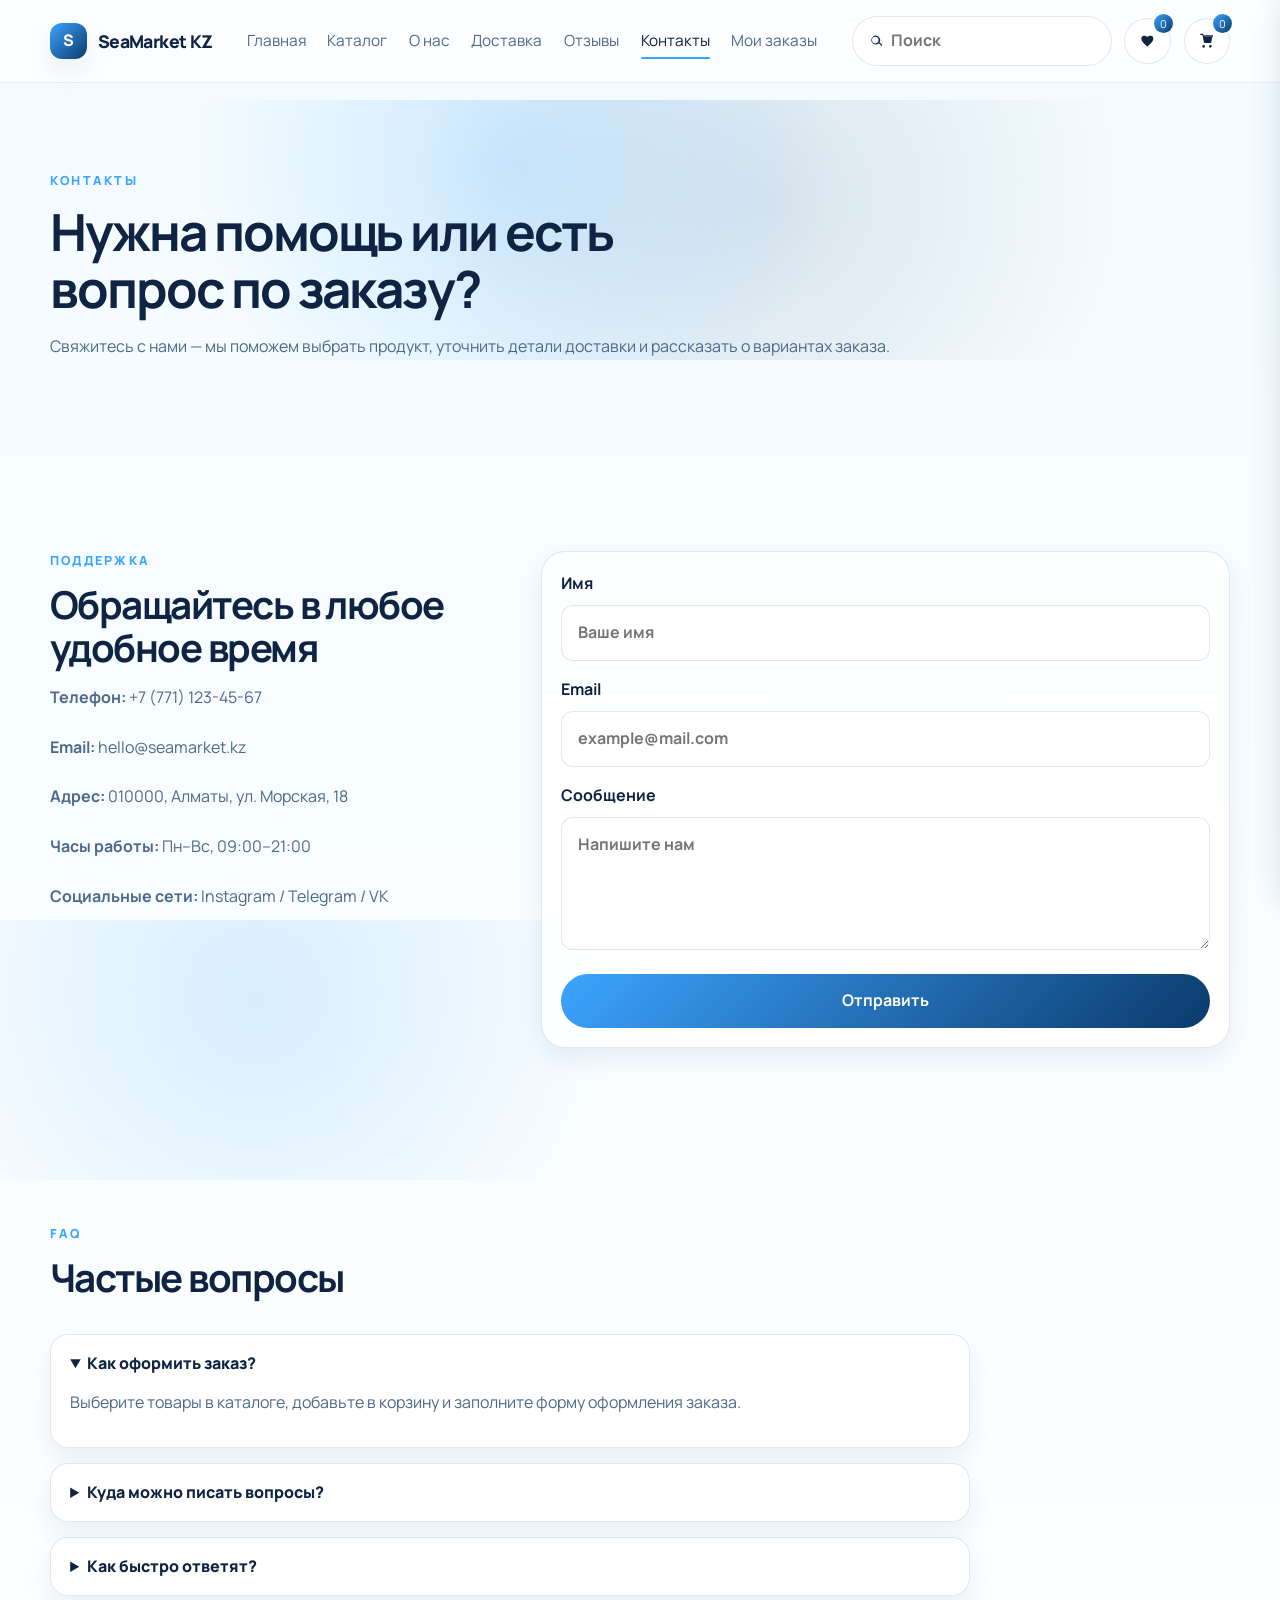
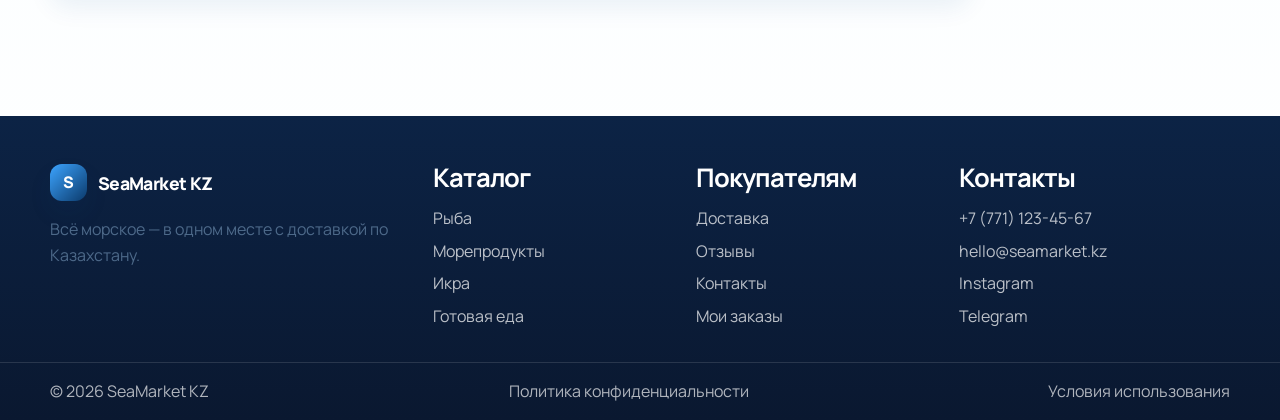
<file: contacts.html>
<!DOCTYPE html>
<html lang="ru">
  <head>
    <meta charset="UTF-8" />
    <meta name="viewport" content="width=device-width, initial-scale=1.0" />
    <meta name="description" content="Контакты SeaMarket KZ — связь с сервисом, поддержка, доставка и обратная связь." />
    <title>Контакты — SeaMarket KZ</title>
    <link rel="preconnect" href="https://fonts.googleapis.com" />
    <link rel="preconnect" href="https://fonts.gstatic.com" crossorigin />
    <link href="https://fonts.googleapis.com/css2?family=Manrope:wght@400;500;600;700;800&display=swap" rel="stylesheet" />
    <link rel="stylesheet" href="style.css" />
    <script src="script.js" defer></script>
  </head>
  <body>
    <div class="page-shell">
      <header class="site-header">
        <div class="container header-inner">
          <a href="index.html" class="brand" aria-label="SeaMarket KZ">
            <span class="brand-mark">S</span>
            <span class="brand-text">SeaMarket KZ</span>
          </a>
          <nav class="main-nav" aria-label="Основная навигация">
            <a href="index.html">Главная</a>
            <a href="catalog.html">Каталог</a>
            <a href="about.html">О нас</a>
            <a href="delivery.html">Доставка</a>
            <a href="reviews.html">Отзывы</a>
            <a href="contacts.html" class="active">Контакты</a>
            <a href="orders.html">Мои заказы</a>
          </nav>
          <div class="header-actions">
            <label class="header-search" aria-label="Поиск товара">
              <svg viewBox="0 0 24 24" aria-hidden="true"><path d="M10.5 3a7.5 7.5 0 015.9 12.8l4.4 4.4 1.4-1.4-4.4-4.4A7.5 7.5 0 1110.5 3zm0 2a5.5 5.5 0 100 11 5.5 5.5 0 000-11z"/></svg>
              <input id="headerSearchInput" type="search" placeholder="Поиск" aria-label="Поиск товаров" />
            </label>
            <button class="icon-btn" id="favoritesButton" type="button" aria-label="Избранное">
              <svg viewBox="0 0 24 24" aria-hidden="true"><path d="M12 21.35 10.55 20C5.4 15.36 2 12.28 2 8.5A4.5 4.5 0 016.5 4c1.74 0 3.41.81 4.5 2.09A6.12 6.12 0 0115.5 4 4.5 4.5 0 0120 8.5c0 3.78-3.4 6.86-8.55 11.5L12 21.35Z"/></svg>
              <span class="badge" id="favoritesCount">0</span>
            </button>
            <button class="icon-btn cart-btn" id="cartButton" type="button" aria-label="Корзина">
              <svg viewBox="0 0 24 24" aria-hidden="true"><path d="M7 18a2 2 0 110 4 2 2 0 010-4zm10 0a2 2 0 110 4 2 2 0 010-4zM6.2 6h13.7l-1.4 7.2A2 2 0 0116.5 15H9.2a2 2 0 01-1.9-1.5L5.2 3H2V1h4.3l.5 2.5H21v2H7.2l.7 3.4H18v2H8.6L6.2 6z"/></svg>
              <span class="badge" id="cartCount">0</span>
            </button>
            <button class="mobile-menu-toggle" type="button" aria-label="Открыть меню" aria-expanded="false">
              <span></span>
              <span></span>
              <span></span>
            </button>
          </div>
        </div>
      </header>

      <aside class="mobile-menu" id="mobileMenu" aria-label="Мобильное меню">
        <div class="mobile-menu-header">
          <span>SeaMarket KZ</span>
          <button class="close-menu" type="button" aria-label="Закрыть меню">×</button>
        </div>
        <nav>
          <a href="index.html">Главная</a>
          <a href="catalog.html">Каталог</a>
          <a href="about.html">О нас</a>
          <a href="delivery.html">Доставка</a>
          <a href="reviews.html">Отзывы</a>
          <a href="contacts.html" class="active">Контакты</a>
          <a href="orders.html">Мои заказы</a>
        </nav>
      </aside>

      <div class="backdrop" id="backdrop"></div>

      <main>
        <section class="page-hero reveal">
          <div class="container narrow">
            <p class="eyebrow">Контакты</p>
            <h1>Нужна помощь или есть вопрос по заказу?</h1>
            <p>Свяжитесь с нами — мы поможем выбрать продукт, уточнить детали доставки и рассказать о вариантах заказа.</p>
          </div>
        </section>

        <section class="contacts reveal">
          <div class="container contact-grid">
            <div>
              <p class="eyebrow">Поддержка</p>
              <h2>Обращайтесь в любое удобное время</h2>
              <div class="contact-list">
                <p><strong>Телефон:</strong> +7 (771) 123-45-67</p>
                <p><strong>Email:</strong> hello@seamarket.kz</p>
                <p><strong>Адрес:</strong> 010000, Алматы, ул. Морская, 18</p>
                <p><strong>Часы работы:</strong> Пн–Вс, 09:00–21:00</p>
                <p><strong>Социальные сети:</strong> Instagram / Telegram / VK</p>
              </div>
            </div>
            <form class="contact-form" id="contactForm">
              <label>
                <span>Имя</span>
                <input type="text" name="contactName" placeholder="Ваше имя" required />
              </label>
              <label>
                <span>Email</span>
                <input type="email" name="contactEmail" placeholder="example@mail.com" required />
              </label>
              <label>
                <span>Сообщение</span>
                <textarea name="contactMessage" rows="4" placeholder="Напишите нам" required></textarea>
              </label>
              <button type="submit" class="btn btn-primary">Отправить</button>
            </form>
          </div>
        </section>

        <section class="faq reveal">
          <div class="container">
            <div class="section-heading">
              <p class="eyebrow">FAQ</p>
              <h2>Частые вопросы</h2>
            </div>
            <div class="faq-list">
              <details open>
                <summary>Как оформить заказ?</summary>
                <p>Выберите товары в каталоге, добавьте в корзину и заполните форму оформления заказа.</p>
              </details>
              <details>
                <summary>Куда можно писать вопросы?</summary>
                <p>Вы можете написать нам в Telegram, Instagram или через форму обратной связи на странице.</p>
              </details>
              <details>
                <summary>Как быстро ответят?</summary>
                <p>Обычно ответ приходит в рабочее время в течение нескольких часов.</p>
              </details>
            </div>
          </div>
        </section>
      </main>

      <footer class="site-footer">
        <div class="container footer-grid">
          <div>
            <a href="index.html" class="brand footer-brand">
              <span class="brand-mark">S</span>
              <span class="brand-text">SeaMarket KZ</span>
            </a>
            <p>Всё морское — в одном месте с доставкой по Казахстану.</p>
          </div>
          <div>
            <h3>Каталог</h3>
            <ul>
              <li><a href="catalog.html">Рыба</a></li>
              <li><a href="catalog.html">Морепродукты</a></li>
              <li><a href="catalog.html">Икра</a></li>
              <li><a href="catalog.html">Готовая еда</a></li>
            </ul>
          </div>
          <div>
            <h3>Покупателям</h3>
            <ul>
              <li><a href="delivery.html">Доставка</a></li>
              <li><a href="reviews.html">Отзывы</a></li>
              <li><a href="contacts.html">Контакты</a></li>
              <li><a href="orders.html">Мои заказы</a></li>
            </ul>
          </div>
          <div>
            <h3>Контакты</h3>
            <ul>
              <li>+7 (771) 123-45-67</li>
              <li>hello@seamarket.kz</li>
              <li>Instagram</li>
              <li>Telegram</li>
            </ul>
          </div>
        </div>
        <div class="footer-bottom">
          <div class="container">
            <span>© 2026 SeaMarket KZ</span>
            <span>Политика конфиденциальности</span>
            <span>Условия использования</span>
          </div>
        </div>
      </footer>
    </div>

    <aside class="cart-drawer" id="cartDrawer" aria-label="Корзина">
      <div class="drawer-header">
        <h3>Корзина</h3>
        <button type="button" class="drawer-close" id="closeCartBtn" aria-label="Закрыть корзину">×</button>
      </div>
      <div class="cart-items" id="cartItems"></div>
      <div class="drawer-footer">
        <div class="drawer-total"><span>Итого</span><strong id="cartTotal">0 ₸</strong></div>
        <button type="button" class="btn btn-primary" id="goToCheckoutBtn">Оформить заказ</button>
      </div>
    </aside>

    <aside class="favorites-drawer" id="favoritesDrawer" aria-label="Избранное">
      <div class="drawer-header">
        <h3>Избранное</h3>
        <button type="button" class="drawer-close" id="closeFavoritesBtn" aria-label="Закрыть избранное">×</button>
      </div>
      <div class="favorites-items" id="favoritesItems"></div>
    </aside>

    <div class="modal-backdrop hidden" id="productModal" aria-hidden="true">
      <div class="product-modal" role="dialog" aria-modal="true" aria-labelledby="modalTitle">
        <button type="button" class="modal-close" id="closeProductModal" aria-label="Закрыть окно">×</button>
        <div id="modalContent"></div>
      </div>
    </div>

    <div class="toast-container" id="toastContainer" aria-live="polite" aria-atomic="true"></div>
  </body>
</html>
</file>
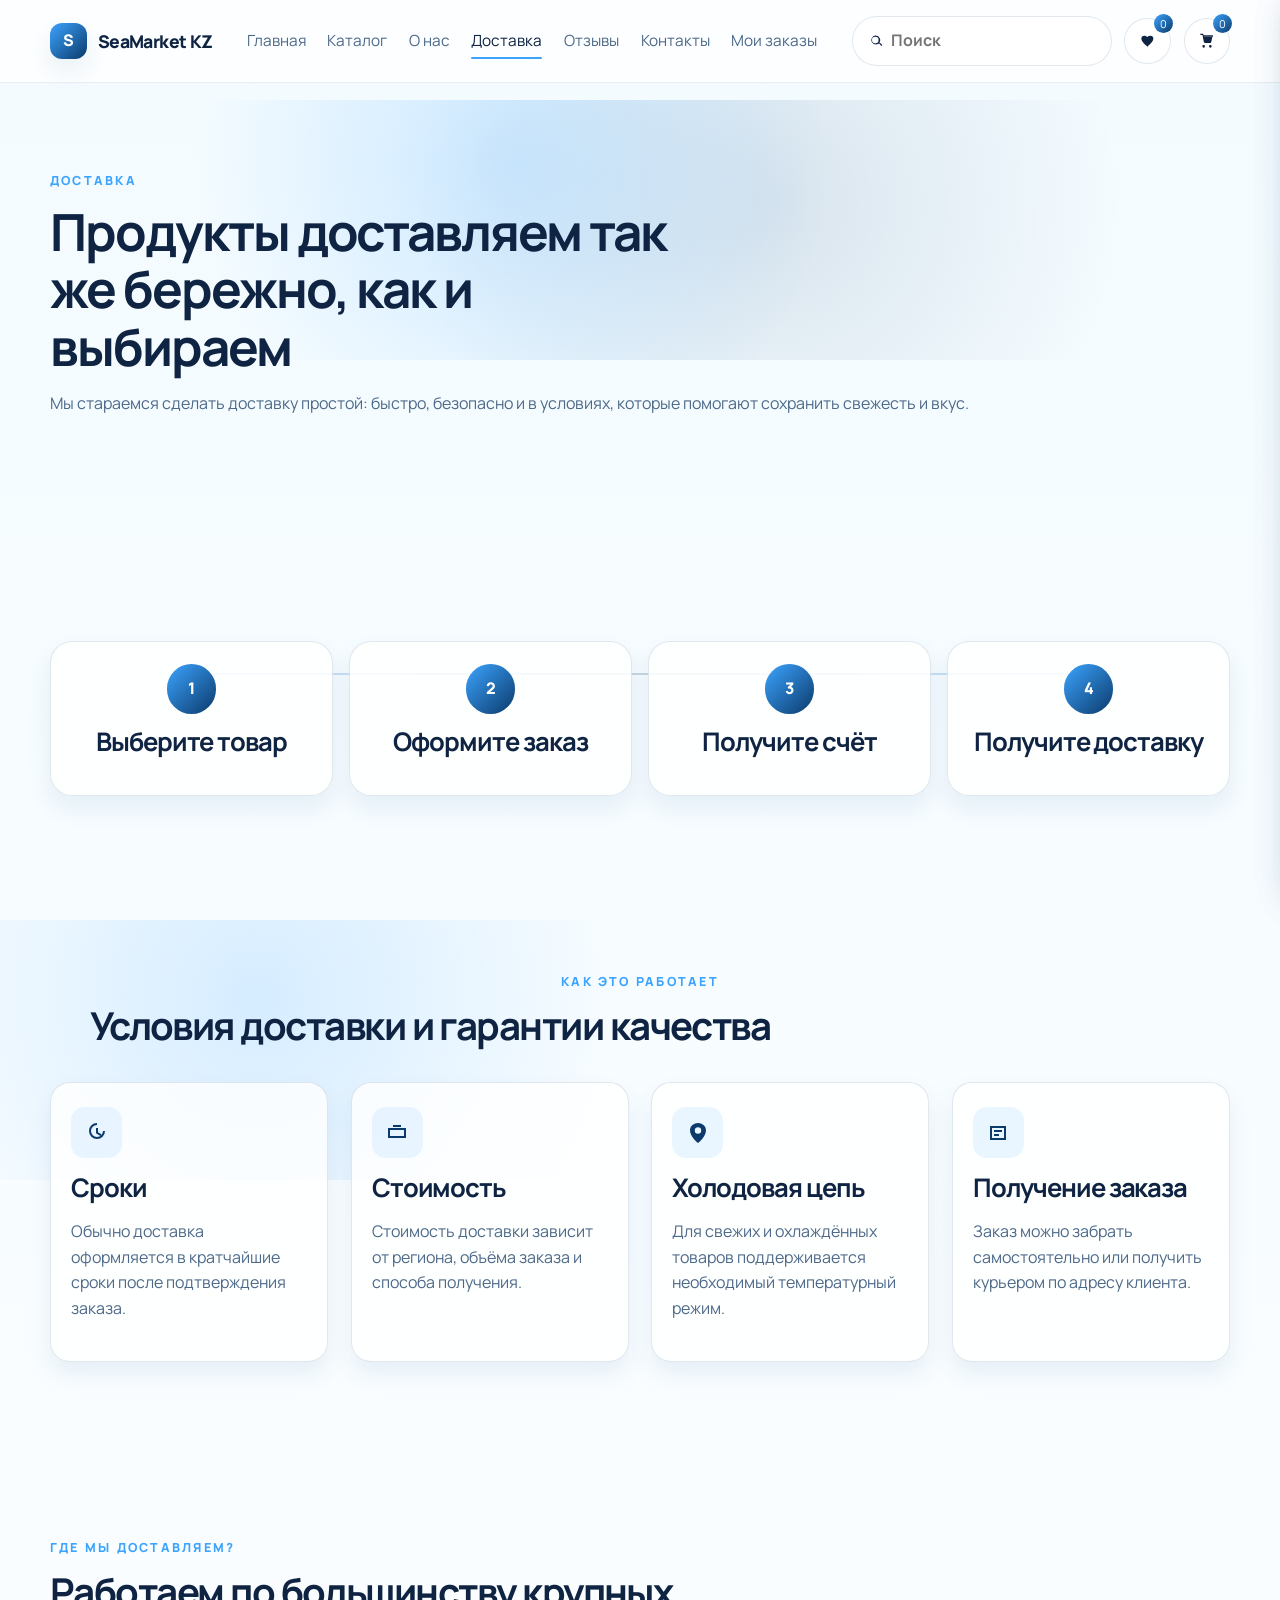
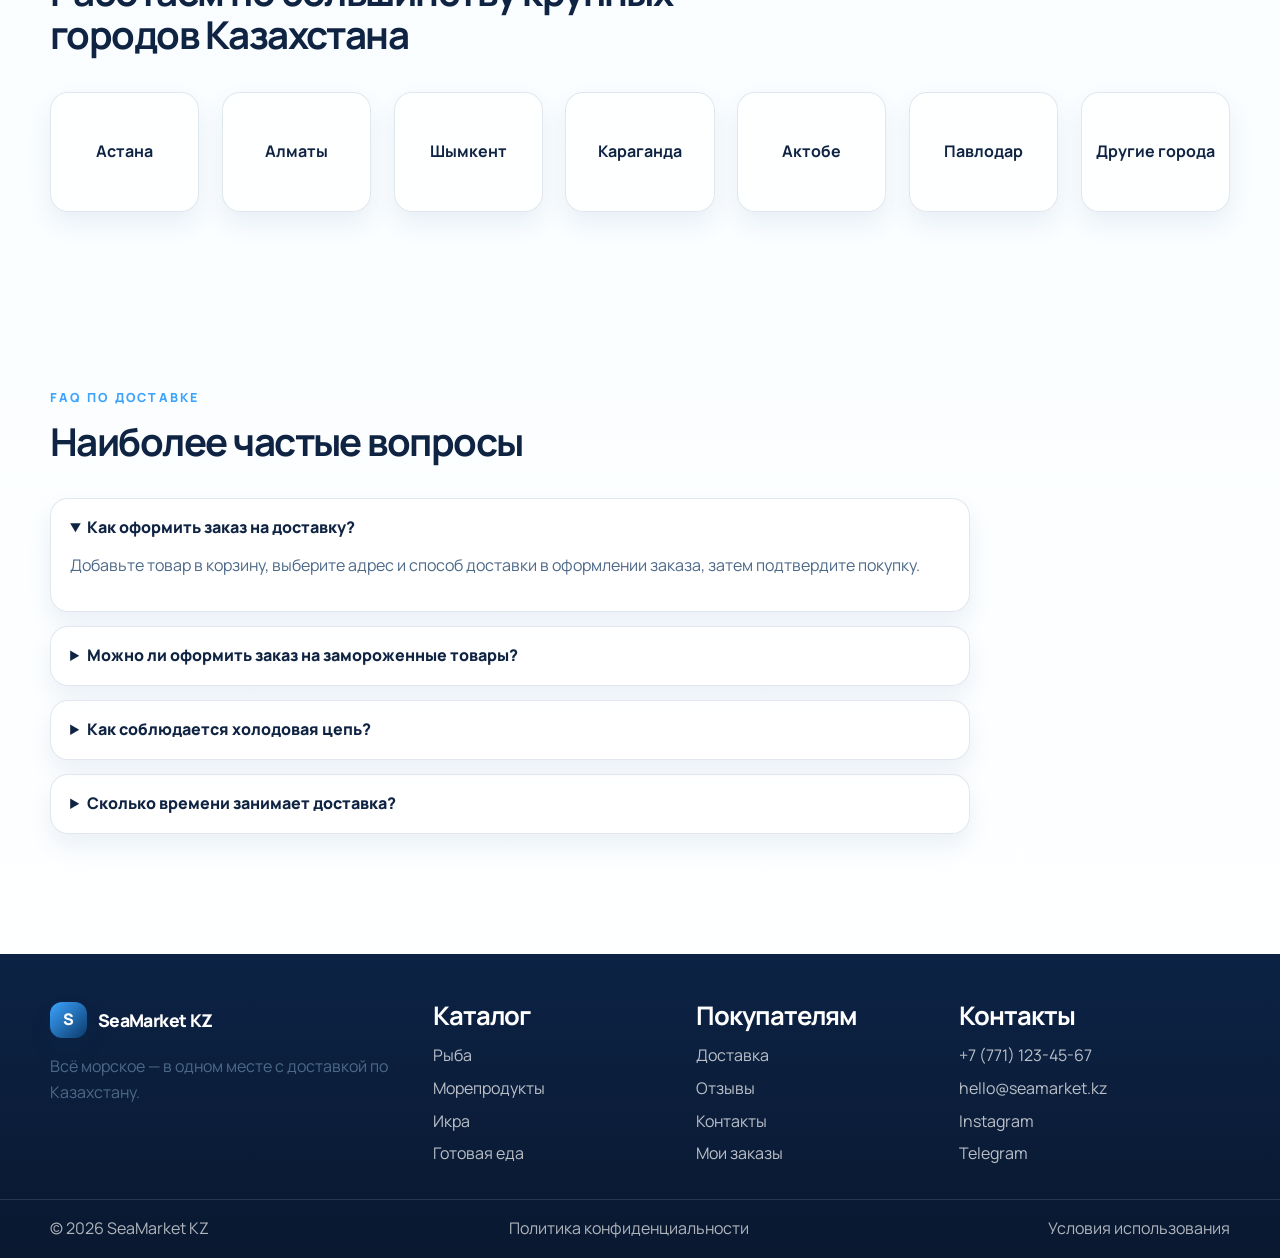
<file: delivery.html>
<!DOCTYPE html>
<html lang="ru">
  <head>
    <meta charset="UTF-8" />
    <meta name="viewport" content="width=device-width, initial-scale=1.0" />
    <meta name="description" content="Доставка морепродуктов по Казахстану — SeaMarket KZ." />
    <title>Доставка — SeaMarket KZ</title>
    <link rel="preconnect" href="https://fonts.googleapis.com" />
    <link rel="preconnect" href="https://fonts.gstatic.com" crossorigin />
    <link href="https://fonts.googleapis.com/css2?family=Manrope:wght@400;500;600;700;800&display=swap" rel="stylesheet" />
    <link rel="stylesheet" href="style.css" />
    <script src="script.js" defer></script>
  </head>
  <body>
    <div class="page-shell">
      <header class="site-header">
        <div class="container header-inner">
          <a href="index.html" class="brand" aria-label="SeaMarket KZ">
            <span class="brand-mark">S</span>
            <span class="brand-text">SeaMarket KZ</span>
          </a>
          <nav class="main-nav" aria-label="Основная навигация">
            <a href="index.html">Главная</a>
            <a href="catalog.html">Каталог</a>
            <a href="about.html">О нас</a>
            <a href="delivery.html" class="active">Доставка</a>
            <a href="reviews.html">Отзывы</a>
            <a href="contacts.html">Контакты</a>
            <a href="orders.html">Мои заказы</a>
          </nav>
          <div class="header-actions">
            <label class="header-search" aria-label="Поиск товара">
              <svg viewBox="0 0 24 24" aria-hidden="true"><path d="M10.5 3a7.5 7.5 0 015.9 12.8l4.4 4.4 1.4-1.4-4.4-4.4A7.5 7.5 0 1110.5 3zm0 2a5.5 5.5 0 100 11 5.5 5.5 0 000-11z"/></svg>
              <input id="headerSearchInput" type="search" placeholder="Поиск" aria-label="Поиск товаров" />
            </label>
            <button class="icon-btn" id="favoritesButton" type="button" aria-label="Избранное">
              <svg viewBox="0 0 24 24" aria-hidden="true"><path d="M12 21.35 10.55 20C5.4 15.36 2 12.28 2 8.5A4.5 4.5 0 016.5 4c1.74 0 3.41.81 4.5 2.09A6.12 6.12 0 0115.5 4 4.5 4.5 0 0120 8.5c0 3.78-3.4 6.86-8.55 11.5L12 21.35Z"/></svg>
              <span class="badge" id="favoritesCount">0</span>
            </button>
            <button class="icon-btn cart-btn" id="cartButton" type="button" aria-label="Корзина">
              <svg viewBox="0 0 24 24" aria-hidden="true"><path d="M7 18a2 2 0 110 4 2 2 0 010-4zm10 0a2 2 0 110 4 2 2 0 010-4zM6.2 6h13.7l-1.4 7.2A2 2 0 0116.5 15H9.2a2 2 0 01-1.9-1.5L5.2 3H2V1h4.3l.5 2.5H21v2H7.2l.7 3.4H18v2H8.6L6.2 6z"/></svg>
              <span class="badge" id="cartCount">0</span>
            </button>
            <button class="mobile-menu-toggle" type="button" aria-label="Открыть меню" aria-expanded="false">
              <span></span>
              <span></span>
              <span></span>
            </button>
          </div>
        </div>
      </header>

      <aside class="mobile-menu" id="mobileMenu" aria-label="Мобильное меню">
        <div class="mobile-menu-header">
          <span>SeaMarket KZ</span>
          <button class="close-menu" type="button" aria-label="Закрыть меню">×</button>
        </div>
        <nav>
          <a href="index.html">Главная</a>
          <a href="catalog.html">Каталог</a>
          <a href="about.html">О нас</a>
          <a href="delivery.html" class="active">Доставка</a>
          <a href="reviews.html">Отзывы</a>
          <a href="contacts.html">Контакты</a>
          <a href="orders.html">Мои заказы</a>
        </nav>
      </aside>

      <div class="backdrop" id="backdrop"></div>

      <main>
        <section class="page-hero reveal">
          <div class="container narrow">
            <p class="eyebrow">Доставка</p>
            <h1>Продукты доставляем так же бережно, как и выбираем</h1>
            <p>Мы стараемся сделать доставку простой: быстро, безопасно и в условиях, которые помогают сохранить свежесть и вкус.</p>
          </div>
        </section>

        <section class="delivery reveal">
          <div class="container">
            <div class="delivery-flow">
              <div class="flow-item"><span class="flow-number">1</span><h3>Выберите товар</h3></div>
              <div class="flow-item"><span class="flow-number">2</span><h3>Оформите заказ</h3></div>
              <div class="flow-item"><span class="flow-number">3</span><h3>Получите счёт</h3></div>
              <div class="flow-item"><span class="flow-number">4</span><h3>Получите доставку</h3></div>
            </div>
          </div>
        </section>

        <section class="advantages reveal">
          <div class="container">
            <div class="section-heading align-center">
              <p class="eyebrow">Как это работает</p>
              <h2>Условия доставки и гарантии качества</h2>
            </div>
            <div class="advantage-grid">
              <article class="advantage-item">
                <div class="icon-wrap"><svg viewBox="0 0 24 24"><path d="M12 2a8 8 0 108 8h-2a6 6 0 11-6-6V2zm1 5h-2v5.3l4.4 2.7 1-1.7-3.4-2V7z"/></svg></div>
                <h3>Сроки</h3>
                <p>Обычно доставка оформляется в кратчайшие сроки после подтверждения заказа.</p>
              </article>
              <article class="advantage-item">
                <div class="icon-wrap"><svg viewBox="0 0 24 24"><path d="M3 7h18v10H3zm2 2v6h14V9zm3-5h8v2H8V4z"/></svg></div>
                <h3>Стоимость</h3>
                <p>Стоимость доставки зависит от региона, объёма заказа и способа получения.</p>
              </article>
              <article class="advantage-item">
                <div class="icon-wrap"><svg viewBox="0 0 24 24"><path d="M12 2c-4 0-8 3.1-8 7.2C4 16 12 22 12 22s8-6 8-12.8C20 5.1 16 2 12 2zm0 10.7a3.2 3.2 0 110-6.4 3.2 3.2 0 010 6.4z"/></svg></div>
                <h3>Холодовая цепь</h3>
                <p>Для свежих и охлаждённых товаров поддерживается необходимый температурный режим.</p>
              </article>
              <article class="advantage-item">
                <div class="icon-wrap"><svg viewBox="0 0 24 24"><path d="M4 5h16v14H4zm2 2v10h12V7zm2 2h8v2H8zm0 4h5v2H8z"/></svg></div>
                <h3>Получение заказа</h3>
                <p>Заказ можно забрать самостоятельно или получить курьером по адресу клиента.</p>
              </article>
            </div>
          </div>
        </section>

        <section class="cities reveal">
          <div class="container">
            <div class="section-heading">
              <p class="eyebrow">Где мы доставляем?</p>
              <h2>Работаем по большинству крупных городов Казахстана</h2>
            </div>
            <div class="city-grid">
              <article class="city-card">Астана</article>
              <article class="city-card">Алматы</article>
              <article class="city-card">Шымкент</article>
              <article class="city-card">Караганда</article>
              <article class="city-card">Актобе</article>
              <article class="city-card">Павлодар</article>
              <article class="city-card">Другие города</article>
            </div>
          </div>
        </section>

        <section class="faq reveal">
          <div class="container">
            <div class="section-heading">
              <p class="eyebrow">FAQ по доставке</p>
              <h2>Наиболее частые вопросы</h2>
            </div>
            <div class="faq-list">
              <details open>
                <summary>Как оформить заказ на доставку?</summary>
                <p>Добавьте товар в корзину, выберите адрес и способ доставки в оформлении заказа, затем подтвердите покупку.</p>
              </details>
              <details>
                <summary>Можно ли оформить заказ на замороженные товары?</summary>
                <p>Да, такие товары могут быть доставлены в специальной упаковке и при соблюдении рекомендаций хранения.</p>
              </details>
              <details>
                <summary>Как соблюдается холодовая цепь?</summary>
                <p>Для доставки используются подходящие контейнеры и упаковка, поддерживающие необходимую температуру.</p>
              </details>
              <details>
                <summary>Сколько времени занимает доставка?</summary>
                <p>Сроки зависят от города, выбранного времени и наличия товаров на складе.</p>
              </details>
            </div>
          </div>
        </section>
      </main>

      <footer class="site-footer">
        <div class="container footer-grid">
          <div>
            <a href="index.html" class="brand footer-brand">
              <span class="brand-mark">S</span>
              <span class="brand-text">SeaMarket KZ</span>
            </a>
            <p>Всё морское — в одном месте с доставкой по Казахстану.</p>
          </div>
          <div>
            <h3>Каталог</h3>
            <ul>
              <li><a href="catalog.html">Рыба</a></li>
              <li><a href="catalog.html">Морепродукты</a></li>
              <li><a href="catalog.html">Икра</a></li>
              <li><a href="catalog.html">Готовая еда</a></li>
            </ul>
          </div>
          <div>
            <h3>Покупателям</h3>
            <ul>
              <li><a href="delivery.html">Доставка</a></li>
              <li><a href="reviews.html">Отзывы</a></li>
              <li><a href="contacts.html">Контакты</a></li>
              <li><a href="orders.html">Мои заказы</a></li>
            </ul>
          </div>
          <div>
            <h3>Контакты</h3>
            <ul>
              <li>+7 (771) 123-45-67</li>
              <li>hello@seamarket.kz</li>
              <li>Instagram</li>
              <li>Telegram</li>
            </ul>
          </div>
        </div>
        <div class="footer-bottom">
          <div class="container">
            <span>© 2026 SeaMarket KZ</span>
            <span>Политика конфиденциальности</span>
            <span>Условия использования</span>
          </div>
        </div>
      </footer>
    </div>

    <aside class="cart-drawer" id="cartDrawer" aria-label="Корзина">
      <div class="drawer-header">
        <h3>Корзина</h3>
        <button type="button" class="drawer-close" id="closeCartBtn" aria-label="Закрыть корзину">×</button>
      </div>
      <div class="cart-items" id="cartItems"></div>
      <div class="drawer-footer">
        <div class="drawer-total"><span>Итого</span><strong id="cartTotal">0 ₸</strong></div>
        <button type="button" class="btn btn-primary" id="goToCheckoutBtn">Оформить заказ</button>
      </div>
    </aside>

    <aside class="favorites-drawer" id="favoritesDrawer" aria-label="Избранное">
      <div class="drawer-header">
        <h3>Избранное</h3>
        <button type="button" class="drawer-close" id="closeFavoritesBtn" aria-label="Закрыть избранное">×</button>
      </div>
      <div class="favorites-items" id="favoritesItems"></div>
    </aside>

    <div class="modal-backdrop hidden" id="productModal" aria-hidden="true">
      <div class="product-modal" role="dialog" aria-modal="true" aria-labelledby="modalTitle">
        <button type="button" class="modal-close" id="closeProductModal" aria-label="Закрыть окно">×</button>
        <div id="modalContent"></div>
      </div>
    </div>

    <div class="toast-container" id="toastContainer" aria-live="polite" aria-atomic="true"></div>
  </body>
</html>
</file>
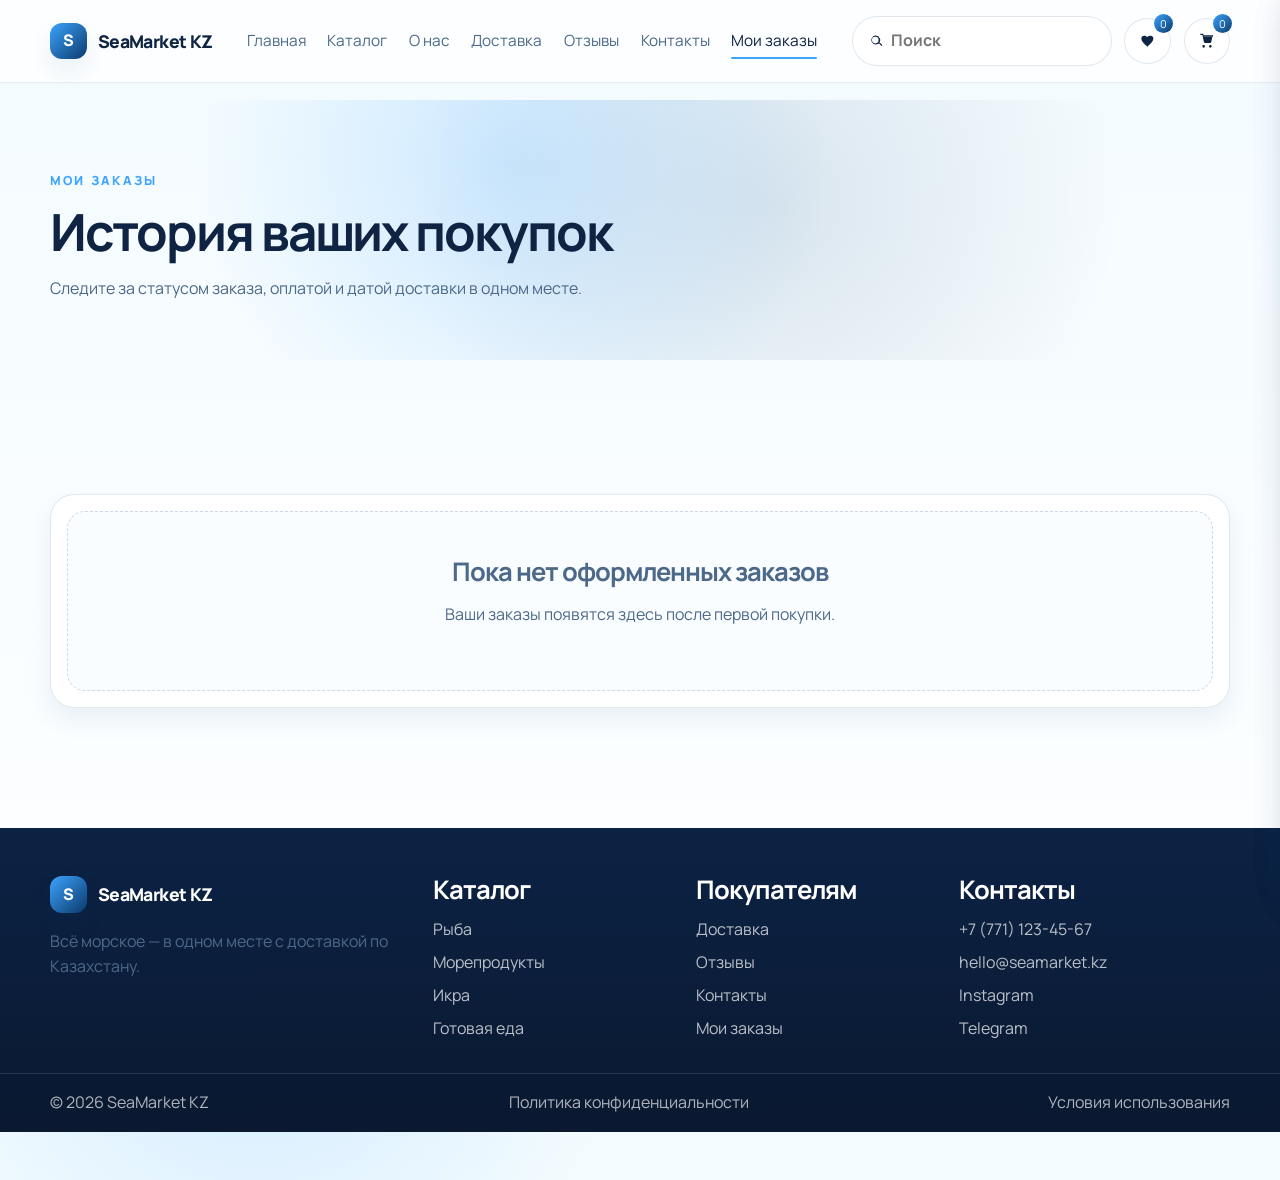
<file: orders.html>
<!DOCTYPE html>
<html lang="ru">
  <head>
    <meta charset="UTF-8" />
    <meta name="viewport" content="width=device-width, initial-scale=1.0" />
    <meta name="description" content="История заказов SeaMarket KZ — ваши покупки, статусы и детали оплаты." />
    <title>Мои заказы — SeaMarket KZ</title>
    <link rel="preconnect" href="https://fonts.googleapis.com" />
    <link rel="preconnect" href="https://fonts.gstatic.com" crossorigin />
    <link href="https://fonts.googleapis.com/css2?family=Manrope:wght@400;500;600;700;800&display=swap" rel="stylesheet" />
    <link rel="stylesheet" href="style.css" />
    <script src="script.js" defer></script>
  </head>
  <body>
    <div class="page-shell">
      <header class="site-header">
        <div class="container header-inner">
          <a href="index.html" class="brand" aria-label="SeaMarket KZ">
            <span class="brand-mark">S</span>
            <span class="brand-text">SeaMarket KZ</span>
          </a>
          <nav class="main-nav" aria-label="Основная навигация">
            <a href="index.html">Главная</a>
            <a href="catalog.html">Каталог</a>
            <a href="about.html">О нас</a>
            <a href="delivery.html">Доставка</a>
            <a href="reviews.html">Отзывы</a>
            <a href="contacts.html">Контакты</a>
            <a href="orders.html" class="active">Мои заказы</a>
          </nav>
          <div class="header-actions">
            <label class="header-search" aria-label="Поиск товара">
              <svg viewBox="0 0 24 24" aria-hidden="true"><path d="M10.5 3a7.5 7.5 0 015.9 12.8l4.4 4.4 1.4-1.4-4.4-4.4A7.5 7.5 0 1110.5 3zm0 2a5.5 5.5 0 100 11 5.5 5.5 0 000-11z"/></svg>
              <input id="headerSearchInput" type="search" placeholder="Поиск" aria-label="Поиск товаров" />
            </label>
            <button class="icon-btn" id="favoritesButton" type="button" aria-label="Избранное">
              <svg viewBox="0 0 24 24" aria-hidden="true"><path d="M12 21.35 10.55 20C5.4 15.36 2 12.28 2 8.5A4.5 4.5 0 016.5 4c1.74 0 3.41.81 4.5 2.09A6.12 6.12 0 0115.5 4 4.5 4.5 0 0120 8.5c0 3.78-3.4 6.86-8.55 11.5L12 21.35Z"/></svg>
              <span class="badge" id="favoritesCount">0</span>
            </button>
            <button class="icon-btn cart-btn" id="cartButton" type="button" aria-label="Корзина">
              <svg viewBox="0 0 24 24" aria-hidden="true"><path d="M7 18a2 2 0 110 4 2 2 0 010-4zm10 0a2 2 0 110 4 2 2 0 010-4zM6.2 6h13.7l-1.4 7.2A2 2 0 0116.5 15H9.2a2 2 0 01-1.9-1.5L5.2 3H2V1h4.3l.5 2.5H21v2H7.2l.7 3.4H18v2H8.6L6.2 6z"/></svg>
              <span class="badge" id="cartCount">0</span>
            </button>
            <button class="mobile-menu-toggle" type="button" aria-label="Открыть меню" aria-expanded="false">
              <span></span>
              <span></span>
              <span></span>
            </button>
          </div>
        </div>
      </header>

      <aside class="mobile-menu" id="mobileMenu" aria-label="Мобильное меню">
        <div class="mobile-menu-header">
          <span>SeaMarket KZ</span>
          <button class="close-menu" type="button" aria-label="Закрыть меню">×</button>
        </div>
        <nav>
          <a href="index.html">Главная</a>
          <a href="catalog.html">Каталог</a>
          <a href="about.html">О нас</a>
          <a href="delivery.html">Доставка</a>
          <a href="reviews.html">Отзывы</a>
          <a href="contacts.html">Контакты</a>
          <a href="orders.html" class="active">Мои заказы</a>
        </nav>
      </aside>

      <div class="backdrop" id="backdrop"></div>

      <main>
        <section class="page-hero reveal">
          <div class="container narrow">
            <p class="eyebrow">Мои заказы</p>
            <h1>История ваших покупок</h1>
            <p>Следите за статусом заказа, оплатой и датой доставки в одном месте.</p>
          </div>
        </section>

        <section class="orders reveal">
          <div class="container">
            <div class="orders-list" id="ordersList"></div>
          </div>
        </section>
      </main>

      <footer class="site-footer">
        <div class="container footer-grid">
          <div>
            <a href="index.html" class="brand footer-brand">
              <span class="brand-mark">S</span>
              <span class="brand-text">SeaMarket KZ</span>
            </a>
            <p>Всё морское — в одном месте с доставкой по Казахстану.</p>
          </div>
          <div>
            <h3>Каталог</h3>
            <ul>
              <li><a href="catalog.html">Рыба</a></li>
              <li><a href="catalog.html">Морепродукты</a></li>
              <li><a href="catalog.html">Икра</a></li>
              <li><a href="catalog.html">Готовая еда</a></li>
            </ul>
          </div>
          <div>
            <h3>Покупателям</h3>
            <ul>
              <li><a href="delivery.html">Доставка</a></li>
              <li><a href="reviews.html">Отзывы</a></li>
              <li><a href="contacts.html">Контакты</a></li>
              <li><a href="orders.html">Мои заказы</a></li>
            </ul>
          </div>
          <div>
            <h3>Контакты</h3>
            <ul>
              <li>+7 (771) 123-45-67</li>
              <li>hello@seamarket.kz</li>
              <li>Instagram</li>
              <li>Telegram</li>
            </ul>
          </div>
        </div>
        <div class="footer-bottom">
          <div class="container">
            <span>© 2026 SeaMarket KZ</span>
            <span>Политика конфиденциальности</span>
            <span>Условия использования</span>
          </div>
        </div>
      </footer>
    </div>

    <aside class="cart-drawer" id="cartDrawer" aria-label="Корзина">
      <div class="drawer-header">
        <h3>Корзина</h3>
        <button type="button" class="drawer-close" id="closeCartBtn" aria-label="Закрыть корзину">×</button>
      </div>
      <div class="cart-items" id="cartItems"></div>
      <div class="drawer-footer">
        <div class="drawer-total"><span>Итого</span><strong id="cartTotal">0 ₸</strong></div>
        <button type="button" class="btn btn-primary" id="goToCheckoutBtn">Оформить заказ</button>
      </div>
    </aside>

    <aside class="favorites-drawer" id="favoritesDrawer" aria-label="Избранное">
      <div class="drawer-header">
        <h3>Избранное</h3>
        <button type="button" class="drawer-close" id="closeFavoritesBtn" aria-label="Закрыть избранное">×</button>
      </div>
      <div class="favorites-items" id="favoritesItems"></div>
    </aside>

    <div class="modal-backdrop hidden" id="productModal" aria-hidden="true">
      <div class="product-modal" role="dialog" aria-modal="true" aria-labelledby="modalTitle">
        <button type="button" class="modal-close" id="closeProductModal" aria-label="Закрыть окно">×</button>
        <div id="modalContent"></div>
      </div>
    </div>

    <div class="toast-container" id="toastContainer" aria-live="polite" aria-atomic="true"></div>
  </body>
</html>
</file>
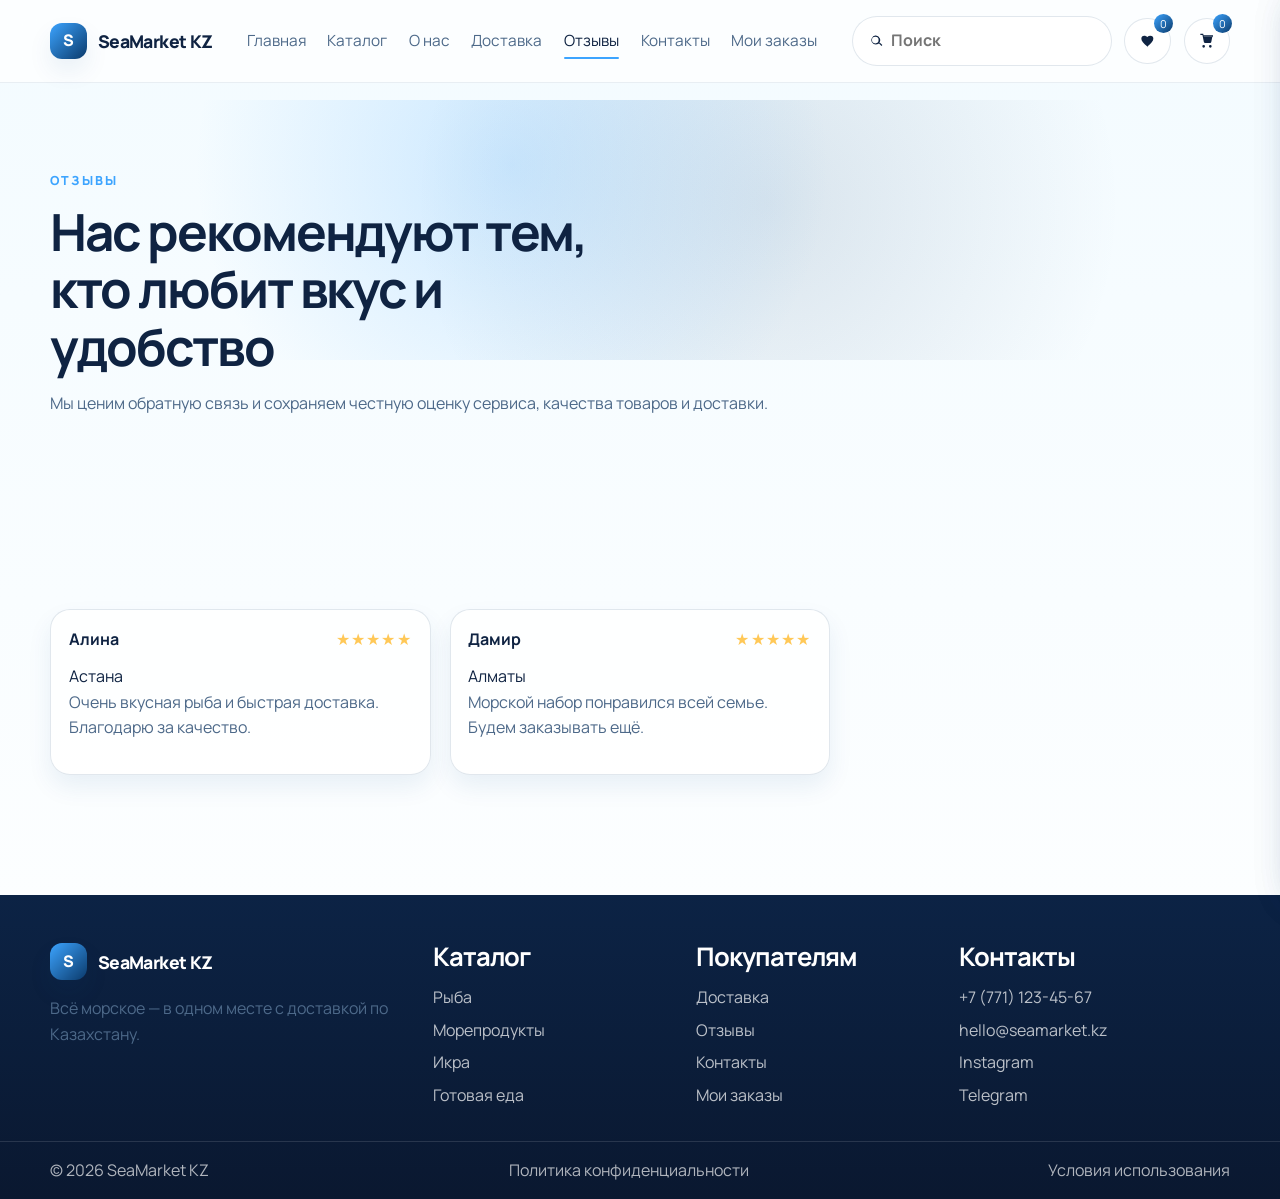
<file: reviews.html>
<!DOCTYPE html>
<html lang="ru">
  <head>
    <meta charset="UTF-8" />
    <meta name="viewport" content="width=device-width, initial-scale=1.0" />
    <meta name="description" content="Отзывы покупателей SeaMarket KZ — реальные мнения о доставке, качестве и сервисе." />
    <title>Отзывы — SeaMarket KZ</title>
    <link rel="preconnect" href="https://fonts.googleapis.com" />
    <link rel="preconnect" href="https://fonts.gstatic.com" crossorigin />
    <link href="https://fonts.googleapis.com/css2?family=Manrope:wght@400;500;600;700;800&display=swap" rel="stylesheet" />
    <link rel="stylesheet" href="style.css" />
    <script src="script.js" defer></script>
  </head>
  <body>
    <div class="page-shell">
      <header class="site-header">
        <div class="container header-inner">
          <a href="index.html" class="brand" aria-label="SeaMarket KZ">
            <span class="brand-mark">S</span>
            <span class="brand-text">SeaMarket KZ</span>
          </a>
          <nav class="main-nav" aria-label="Основная навигация">
            <a href="index.html">Главная</a>
            <a href="catalog.html">Каталог</a>
            <a href="about.html">О нас</a>
            <a href="delivery.html">Доставка</a>
            <a href="reviews.html" class="active">Отзывы</a>
            <a href="contacts.html">Контакты</a>
            <a href="orders.html">Мои заказы</a>
          </nav>
          <div class="header-actions">
            <label class="header-search" aria-label="Поиск товара">
              <svg viewBox="0 0 24 24" aria-hidden="true"><path d="M10.5 3a7.5 7.5 0 015.9 12.8l4.4 4.4 1.4-1.4-4.4-4.4A7.5 7.5 0 1110.5 3zm0 2a5.5 5.5 0 100 11 5.5 5.5 0 000-11z"/></svg>
              <input id="headerSearchInput" type="search" placeholder="Поиск" aria-label="Поиск товаров" />
            </label>
            <button class="icon-btn" id="favoritesButton" type="button" aria-label="Избранное">
              <svg viewBox="0 0 24 24" aria-hidden="true"><path d="M12 21.35 10.55 20C5.4 15.36 2 12.28 2 8.5A4.5 4.5 0 016.5 4c1.74 0 3.41.81 4.5 2.09A6.12 6.12 0 0115.5 4 4.5 4.5 0 0120 8.5c0 3.78-3.4 6.86-8.55 11.5L12 21.35Z"/></svg>
              <span class="badge" id="favoritesCount">0</span>
            </button>
            <button class="icon-btn cart-btn" id="cartButton" type="button" aria-label="Корзина">
              <svg viewBox="0 0 24 24" aria-hidden="true"><path d="M7 18a2 2 0 110 4 2 2 0 010-4zm10 0a2 2 0 110 4 2 2 0 010-4zM6.2 6h13.7l-1.4 7.2A2 2 0 0116.5 15H9.2a2 2 0 01-1.9-1.5L5.2 3H2V1h4.3l.5 2.5H21v2H7.2l.7 3.4H18v2H8.6L6.2 6z"/></svg>
              <span class="badge" id="cartCount">0</span>
            </button>
            <button class="mobile-menu-toggle" type="button" aria-label="Открыть меню" aria-expanded="false">
              <span></span>
              <span></span>
              <span></span>
            </button>
          </div>
        </div>
      </header>

      <aside class="mobile-menu" id="mobileMenu" aria-label="Мобильное меню">
        <div class="mobile-menu-header">
          <span>SeaMarket KZ</span>
          <button class="close-menu" type="button" aria-label="Закрыть меню">×</button>
        </div>
        <nav>
          <a href="index.html">Главная</a>
          <a href="catalog.html">Каталог</a>
          <a href="about.html">О нас</a>
          <a href="delivery.html">Доставка</a>
          <a href="reviews.html" class="active">Отзывы</a>
          <a href="contacts.html">Контакты</a>
          <a href="orders.html">Мои заказы</a>
        </nav>
      </aside>

      <div class="backdrop" id="backdrop"></div>

      <main>
        <section class="page-hero reveal">
          <div class="container narrow">
            <p class="eyebrow">Отзывы</p>
            <h1>Нас рекомендуют тем, кто любит вкус и удобство</h1>
            <p>Мы ценим обратную связь и сохраняем честную оценку сервиса, качества товаров и доставки.</p>
          </div>
        </section>

        <section class="reviews reveal">
          <div class="container">
            <div class="review-prompt" id="reviewPrompt">
              <h3>Расскажите о первой покупке</h3>
              <form id="reviewForm" novalidate>
                <div class="field-grid">
                  <label>
                    <span>Оценка</span>
                    <select name="rating" required>
                      <option value="5">★★★★★ 5</option>
                      <option value="4">★★★★☆ 4</option>
                      <option value="3">★★★☆☆ 3</option>
                      <option value="2">★★☆☆☆ 2</option>
                      <option value="1">★☆☆☆☆ 1</option>
                    </select>
                  </label>
                  <label>
                    <span>Имя</span>
                    <input type="text" name="name" placeholder="Как вас зовут?" required />
                  </label>
                  <label>
                    <span>Город</span>
                    <input type="text" name="city" placeholder="Город" required />
                  </label>
                  <label class="full-width">
                    <span>Текст отзыва</span>
                    <textarea name="text" rows="4" placeholder="Расскажите, что вам понравилось" required></textarea>
                  </label>
                </div>
                <button type="submit" class="btn btn-primary">Опубликовать отзыв</button>
              </form>
            </div>
            <div class="reviews-list" id="reviewsList"></div>
          </div>
        </section>
      </main>

      <footer class="site-footer">
        <div class="container footer-grid">
          <div>
            <a href="index.html" class="brand footer-brand">
              <span class="brand-mark">S</span>
              <span class="brand-text">SeaMarket KZ</span>
            </a>
            <p>Всё морское — в одном месте с доставкой по Казахстану.</p>
          </div>
          <div>
            <h3>Каталог</h3>
            <ul>
              <li><a href="catalog.html">Рыба</a></li>
              <li><a href="catalog.html">Морепродукты</a></li>
              <li><a href="catalog.html">Икра</a></li>
              <li><a href="catalog.html">Готовая еда</a></li>
            </ul>
          </div>
          <div>
            <h3>Покупателям</h3>
            <ul>
              <li><a href="delivery.html">Доставка</a></li>
              <li><a href="reviews.html">Отзывы</a></li>
              <li><a href="contacts.html">Контакты</a></li>
              <li><a href="orders.html">Мои заказы</a></li>
            </ul>
          </div>
          <div>
            <h3>Контакты</h3>
            <ul>
              <li>+7 (771) 123-45-67</li>
              <li>hello@seamarket.kz</li>
              <li>Instagram</li>
              <li>Telegram</li>
            </ul>
          </div>
        </div>
        <div class="footer-bottom">
          <div class="container">
            <span>© 2026 SeaMarket KZ</span>
            <span>Политика конфиденциальности</span>
            <span>Условия использования</span>
          </div>
        </div>
      </footer>
    </div>

    <aside class="cart-drawer" id="cartDrawer" aria-label="Корзина">
      <div class="drawer-header">
        <h3>Корзина</h3>
        <button type="button" class="drawer-close" id="closeCartBtn" aria-label="Закрыть корзину">×</button>
      </div>
      <div class="cart-items" id="cartItems"></div>
      <div class="drawer-footer">
        <div class="drawer-total"><span>Итого</span><strong id="cartTotal">0 ₸</strong></div>
        <button type="button" class="btn btn-primary" id="goToCheckoutBtn">Оформить заказ</button>
      </div>
    </aside>

    <aside class="favorites-drawer" id="favoritesDrawer" aria-label="Избранное">
      <div class="drawer-header">
        <h3>Избранное</h3>
        <button type="button" class="drawer-close" id="closeFavoritesBtn" aria-label="Закрыть избранное">×</button>
      </div>
      <div class="favorites-items" id="favoritesItems"></div>
    </aside>

    <div class="modal-backdrop hidden" id="productModal" aria-hidden="true">
      <div class="product-modal" role="dialog" aria-modal="true" aria-labelledby="modalTitle">
        <button type="button" class="modal-close" id="closeProductModal" aria-label="Закрыть окно">×</button>
        <div id="modalContent"></div>
      </div>
    </div>

    <div class="toast-container" id="toastContainer" aria-live="polite" aria-atomic="true"></div>
  </body>
</html>
</file>
<file: style.css>
:root {
  --white: #ffffff;
  --blue-light: #eaf7ff;
  --blue: #3ca4ff;
  --blue-dark: #0b3a6b;
  --text-dark: #0f2342;
  --text-light: #4d6989;
  --border: rgba(11, 58, 107, 0.12);
  --shadow: 0 20px 40px rgba(15, 35, 66, 0.12);
  --shadow-soft: 0 12px 24px rgba(19, 79, 143, 0.08);
  --success: #dff7f3;
  --success-text: #0d6d6b;
  --warning: rgba(60, 164, 255, 0.1);
  --radius-xl: 28px;
  --radius-lg: 20px;
  --radius-md: 14px;
  --container: 1180px;
}

* {
  box-sizing: border-box;
}

html {
  scroll-behavior: smooth;
}

body {
  margin: 0;
  font-family: "Manrope", sans-serif;
  background: linear-gradient(180deg, #f3fbff 0%, #ffffff 100%);
  color: var(--text-dark);
  line-height: 1.6;
  overflow-x: hidden;
}

img {
  max-width: 100%;
  display: block;
}

a {
  color: inherit;
  text-decoration: none;
}

button,
input,
select,
textarea {
  font: inherit;
}

button {
  cursor: pointer;
}

input,
select,
textarea {
  width: 100%;
  border: 1px solid var(--border);
  border-radius: 12px;
  background: rgba(255, 255, 255, 0.9);
  padding: 0.9rem 1rem;
  color: var(--text-dark);
  transition: border-color 0.25s ease, box-shadow 0.25s ease, transform 0.25s ease;
}

input:focus,
select:focus,
textarea:focus {
  outline: none;
  border-color: rgba(60, 164, 255, 0.7);
  box-shadow: 0 0 0 4px rgba(60, 164, 255, 0.12);
}

textarea {
  resize: vertical;
}

.container {
  width: min(var(--container), calc(100% - 32px));
  margin: 0 auto;
}

.page-shell {
  position: relative;
  isolation: isolate;
}

.page-shell::before,
.page-shell::after {
  content: "";
  position: absolute;
  left: 0;
  width: 100%;
  height: 260px;
  pointer-events: none;
  z-index: -2;
}

.page-shell {
  overflow-x: clip;
}

.page-shell::before {
  top: 100px;
  background: radial-gradient(circle at 40% 25%, rgba(60, 164, 255, 0.22), transparent 40%),
    radial-gradient(circle at 60% 40%, rgba(11, 58, 107, 0.12), transparent 45%);
}

.page-shell::after {
  top: 920px;
  background: radial-gradient(circle at 20% 30%, rgba(60, 164, 255, 0.18), transparent 35%);
}

.site-header {
  position: sticky;
  top: 0;
  z-index: 60;
  backdrop-filter: blur(18px);
  -webkit-backdrop-filter: blur(18px);
  background: rgba(255, 255, 255, 0.72);
  border-bottom: 1px solid rgba(11, 58, 107, 0.08);
  transition: box-shadow 0.3s ease, padding 0.3s ease, background 0.3s ease;
}

.site-header.is-scrolled {
  box-shadow: 0 10px 28px rgba(11, 58, 107, 0.08);
  background: rgba(255, 255, 255, 0.88);
}

.header-inner {
  display: flex;
  align-items: center;
  justify-content: space-between;
  gap: 1.5rem;
  min-height: 82px;
}

.brand {
  display: inline-flex;
  align-items: center;
  gap: 0.7rem;
  font-weight: 800;
  letter-spacing: -0.04em;
}

.brand-mark {
  display: inline-flex;
  align-items: center;
  justify-content: center;
  width: 2.3rem;
  height: 2.3rem;
  border-radius: 12px;
  background: linear-gradient(135deg, var(--blue) 0%, var(--blue-dark) 100%);
  color: var(--white);
  box-shadow: var(--shadow-soft);
}

.brand-text {
  font-size: 1.1rem;
}

.main-nav {
  display: flex;
  align-items: center;
  gap: 1.35rem;
  color: var(--text-light);
  font-size: 0.96rem;
}

.main-nav a {
  position: relative;
  transition: color 0.2s ease;
}

.main-nav a::after {
  content: "";
  position: absolute;
  left: 0;
  bottom: -0.35rem;
  width: 100%;
  height: 2px;
  border-radius: 3px;
  background: var(--blue);
  transform: scaleX(0);
  transform-origin: center;
  transition: transform 0.2s ease;
}

.main-nav a:hover,
.main-nav a:focus-visible {
  color: var(--text-dark);
}

.main-nav a.active {
  color: var(--text-dark);
}

.main-nav a:hover::after,
.main-nav a:focus-visible::after {
  transform: scaleX(1);
}

.main-nav a.active::after {
  transform: scaleX(1);
}

.header-actions {
  display: flex;
  align-items: center;
  gap: 0.8rem;
}

.header-search {
  position: relative;
  width: min(260px, 34vw);
  display: flex;
  align-items: center;
  gap: 0.5rem;
  border: 1px solid var(--border);
  border-radius: 999px;
  background: rgba(255, 255, 255, 0.8);
  padding: 0.7rem 1rem;
}

.header-search svg,
.icon-btn svg,
.search-box svg {
  width: 1rem;
  height: 1rem;
  fill: currentColor;
}

.header-search input {
  border: none;
  background: transparent;
  padding: 0;
  min-width: 0;
}

.icon-btn {
  position: relative;
  display: inline-flex;
  align-items: center;
  justify-content: center;
  width: 2.9rem;
  height: 2.9rem;
  border: 1px solid var(--border);
  border-radius: 50%;
  background: rgba(255, 255, 255, 0.82);
  color: var(--text-dark);
  transition: transform 0.25s ease, box-shadow 0.25s ease, border-color 0.25s ease;
}

.icon-btn:hover,
.icon-btn:focus-visible,
.mobile-menu-toggle:hover,
.mobile-menu-toggle:focus-visible {
  transform: translateY(-2px);
  box-shadow: var(--shadow-soft);
  border-color: rgba(60, 164, 255, 0.4);
}

.badge {
  position: absolute;
  top: -0.3rem;
  right: -0.2rem;
  min-width: 1.2rem;
  height: 1.2rem;
  padding: 0.1rem 0.25rem;
  border-radius: 999px;
  background: linear-gradient(135deg, var(--blue) 0%, var(--blue-dark) 100%);
  color: var(--white);
  font-size: 0.68rem;
  display: inline-flex;
  align-items: center;
  justify-content: center;
}

.mobile-menu-toggle {
  display: none;
  flex-direction: column;
  gap: 0.28rem;
  width: 2.8rem;
  height: 2.8rem;
  border: 1px solid var(--border);
  border-radius: 50%;
  background: rgba(255, 255, 255, 0.82);
  align-items: center;
  justify-content: center;
}

.mobile-menu-toggle span {
  display: block;
  width: 18px;
  height: 2px;
  border-radius: 999px;
  background: var(--text-dark);
}

.mobile-menu {
  position: fixed;
  top: 0;
  right: 0;
  width: min(84vw, 340px);
  height: 100vh;
  background: rgba(255, 255, 255, 0.96);
  border-left: 1px solid var(--border);
  box-shadow: -12px 0 30px rgba(15, 35, 66, 0.12);
  z-index: 80;
  transform: translateX(110%);
  transition: transform 0.35s cubic-bezier(0.22, 1, 0.36, 1);
  padding: 1.2rem 1rem 2rem;
}

.mobile-menu.is-open {
  transform: translateX(0);
}

.mobile-menu-header {
  display: flex;
  align-items: center;
  justify-content: space-between;
  font-weight: 800;
  margin-bottom: 1rem;
}

.close-menu,
.drawer-close,
.modal-close {
  border: none;
  background: transparent;
  font-size: 2rem;
  line-height: 1;
  color: var(--text-dark);
}

.mobile-menu nav {
  display: flex;
  flex-direction: column;
  gap: 1rem;
  margin-top: 2rem;
  font-weight: 600;
  color: var(--text-light);
}

.backdrop {
  position: fixed;
  inset: 0;
  background: rgba(10, 21, 39, 0.38);
  opacity: 0;
  visibility: hidden;
  z-index: 70;
  transition: opacity 0.25s ease, visibility 0.25s ease;
}

.backdrop.is-visible {
  opacity: 1;
  visibility: visible;
}

section {
  position: relative;
  padding: 5.5rem 0;
}

.section-heading {
  margin-bottom: 2.2rem;
}

.section-heading.align-center {
  text-align: center;
}

.eyebrow {
  margin: 0 0 0.75rem;
  color: var(--blue);
  font-size: 0.78rem;
  letter-spacing: 0.18em;
  text-transform: uppercase;
  font-weight: 800;
}

h1,
h2,
h3,
h4 {
  margin: 0 0 1rem;
  line-height: 1.12;
  letter-spacing: -0.04em;
}

h1 {
  font-size: clamp(2.8rem, 4vw, 4.8rem);
  max-width: 620px;
}

h2 {
  font-size: clamp(2.05rem, 3vw, 3.2rem);
  max-width: 760px;
}

h3 {
  font-size: clamp(1.3rem, 2vw, 1.8rem);
}

p {
  margin: 0 0 1rem;
  color: var(--text-light);
}

.hero {
  padding-top: 4.5rem;
  overflow: hidden;
}

.hero-inner {
  display: grid;
  grid-template-columns: 1.05fr 1fr;
  align-items: center;
  gap: 3rem;
  position: relative;
}

.hero-copy {
  position: relative;
  z-index: 1;
}

.hero-text {
  max-width: 560px;
  font-size: 1.05rem;
}

.hero-actions {
  display: flex;
  align-items: center;
  flex-wrap: wrap;
  gap: 1rem;
  margin-top: 2rem;
}

.btn {
  display: inline-flex;
  align-items: center;
  justify-content: center;
  gap: 0.5rem;
  border: none;
  border-radius: 999px;
  padding: 0.9rem 1.5rem;
  font-weight: 700;
  transition: transform 0.25s ease, box-shadow 0.25s ease, background 0.25s ease, border-color 0.25s ease;
}

.btn:hover,
.btn:focus-visible {
  transform: translateY(-2px);
  box-shadow: 0 12px 28px rgba(11, 58, 107, 0.18);
}

.btn-primary {
  background: linear-gradient(135deg, var(--blue) 0%, var(--blue-dark) 100%);
  color: var(--white);
}

.btn-secondary {
  border: 1px solid rgba(11, 58, 107, 0.08);
  background: rgba(234, 247, 255, 0.65);
  color: var(--text-dark);
}

.hero-trust {
  margin: 2.1rem 0 0;
  padding: 0;
  list-style: none;
  display: flex;
  flex-wrap: wrap;
  gap: 0.8rem;
}

.hero-trust li {
  background: rgba(234, 247, 255, 0.9);
  color: var(--text-dark);
  border: 1px solid rgba(60, 164, 255, 0.15);
  border-radius: 999px;
  padding: 0.55rem 0.9rem;
  font-size: 0.82rem;
  font-weight: 700;
}

.hero-visual {
  position: relative;
  display: flex;
  align-items: center;
  justify-content: center;
}

.hero-visual::before,
.hero-visual::after {
  content: "";
  position: absolute;
  border-radius: 50%;
  background: rgba(60, 164, 255, 0.12);
  z-index: -1;
}

.hero-visual::before {
  width: 440px;
  height: 440px;
  right: 6%;
  top: 4%;
}

.hero-visual::after {
  width: 520px;
  height: 520px;
  left: 8%;
  bottom: -10%;
  background: rgba(11, 58, 107, 0.08);
}

.hero-visual-card {
  position: relative;
  width: min(95%, 520px);
  border-radius: 36px;
  overflow: hidden;
  box-shadow: var(--shadow);
  background: linear-gradient(180deg, rgba(234, 247, 255, 0.7), rgba(11, 58, 107, 0.1));
}

.hero-visual-card img {
  width: 100%;
  height: 620px;
  object-fit: cover;
}

.floating-card {
  position: absolute;
  display: flex;
  flex-direction: column;
  gap: 0.15rem;
  background: rgba(255, 255, 255, 0.86);
  border: 1px solid rgba(11, 58, 107, 0.08);
  border-radius: 18px;
  padding: 0.8rem 0.9rem;
  backdrop-filter: blur(12px);
  box-shadow: var(--shadow-soft);
  animation: floatCard 6s ease-in-out infinite;
}

.floating-card span {
  color: var(--text-light);
  font-size: 0.74rem;
  text-transform: uppercase;
  letter-spacing: 0.08em;
}

.floating-card strong {
  font-size: 0.94rem;
}

.floating-card-one {
  left: -1.4rem;
  bottom: 2rem;
}

.floating-card-two {
  right: -1.1rem;
  top: 3rem;
}

.advantage-grid,
.category-grid,
.city-grid,
.nutrition-grid,
.footer-grid {
  display: grid;
  gap: 1.4rem;
}

.advantage-grid {
  grid-template-columns: repeat(4, minmax(0, 1fr));
}

.advantage-item {
  background: rgba(255, 255, 255, 0.8);
  border: 1px solid var(--border);
  border-radius: var(--radius-lg);
  padding: 1.5rem 1.25rem;
  box-shadow: var(--shadow-soft);
  transition: transform 0.3s ease, box-shadow 0.3s ease;
}

.advantage-item:hover {
  transform: translateY(-5px);
  box-shadow: 0 16px 28px rgba(11, 58, 107, 0.1);
}

.icon-wrap {
  width: 3.2rem;
  height: 3.2rem;
  display: inline-flex;
  align-items: center;
  justify-content: center;
  border-radius: 14px;
  background: rgba(60, 164, 255, 0.1);
  margin-bottom: 1rem;
}

.icon-wrap svg {
  width: 1.5rem;
  height: 1.5rem;
  fill: var(--blue-dark);
}

.category-grid {
  grid-template-columns: repeat(4, minmax(0, 1fr));
}

.category-card {
  position: relative;
  overflow: hidden;
  min-height: 260px;
  border-radius: var(--radius-xl);
  box-shadow: var(--shadow-soft);
  cursor: pointer;
  border: 1px solid rgba(11, 58, 107, 0.08);
  transition: transform 0.3s ease;
}

.category-card:hover {
  transform: translateY(-6px);
}

.category-card img {
  width: 100%;
  height: 100%;
  object-fit: cover;
  transition: transform 0.45s ease;
}

.category-card:hover img {
  transform: scale(1.04);
}

.category-card .category-overlay {
  position: absolute;
  inset: 0;
  background: linear-gradient(180deg, rgba(9, 28, 54, 0.18), rgba(9, 28, 54, 0.68));
  display: flex;
  align-items: flex-end;
  padding: 1.2rem;
}

.category-card h3 {
  color: var(--white);
  margin: 0;
  font-size: 1.5rem;
}

.catalog-controls {
  background: rgba(255, 255, 255, 0.78);
  border: 1px solid var(--border);
  border-radius: 24px;
  box-shadow: var(--shadow-soft);
  padding: 1.2rem;
  margin-bottom: 2rem;
}

.catalog-toolbar {
  display: flex;
  align-items: center;
  justify-content: space-between;
  gap: 1rem;
  flex-wrap: wrap;
}

.search-box {
  position: relative;
  display: flex;
  align-items: center;
  gap: 0.7rem;
  width: min(100%, 420px);
  border: 1px solid var(--border);
  border-radius: 999px;
  padding: 0.8rem 0.9rem;
  background: rgba(234, 247, 255, 0.5);
}

.search-box input {
  border: none;
  background: transparent;
  padding: 0;
}

.filter-group {
  display: flex;
  flex-wrap: wrap;
  gap: 0.7rem;
}

.filter-pill {
  border: 1px solid var(--border);
  background: rgba(255, 255, 255, 0.8);
  color: var(--text-dark);
  padding: 0.6rem 1rem;
  border-radius: 999px;
  font-weight: 700;
  transition: all 0.25s ease;
}

.filter-pill.is-active {
  background: linear-gradient(135deg, var(--blue) 0%, var(--blue-dark) 100%);
  color: var(--white);
  border-color: transparent;
}

.catalog-meta {
  display: flex;
  align-items: center;
  justify-content: space-between;
  gap: 1rem;
  margin-top: 1.1rem;
  flex-wrap: wrap;
}

.results-summary {
  color: var(--text-light);
  font-weight: 700;
}

.sort-view-tools {
  display: flex;
  align-items: center;
  gap: 1rem;
  flex-wrap: wrap;
}

.sort-view-tools label {
  display: flex;
  align-items: center;
  gap: 0.75rem;
  color: var(--text-light);
  font-size: 0.92rem;
}

.sort-view-tools select {
  min-width: 180px;
}

.view-toggle {
  display: inline-flex;
  background: rgba(234, 247, 255, 0.7);
  border: 1px solid var(--border);
  border-radius: 999px;
  padding: 0.3rem;
}

.view-btn {
  border: none;
  background: transparent;
  color: var(--text-light);
  padding: 0.55rem 0.9rem;
  border-radius: 999px;
  font-weight: 700;
}

.view-btn.is-active {
  background: var(--white);
  color: var(--text-dark);
  box-shadow: 0 6px 18px rgba(11, 58, 107, 0.08);
}

.catalog-grid {
  display: grid;
  grid-template-columns: repeat(4, minmax(0, 1fr));
  gap: 1.5rem;
}

.product-card {
  background: rgba(255, 255, 255, 0.88);
  border: 1px solid var(--border);
  border-radius: 22px;
  overflow: hidden;
  box-shadow: var(--shadow-soft);
  transition: transform 0.28s ease, box-shadow 0.28s ease;
}

.product-card:hover {
  transform: translateY(-6px);
  box-shadow: 0 18px 32px rgba(11, 58, 107, 0.12);
}

.product-card.list-view {
  display: grid;
  grid-template-columns: 180px 1fr;
}

.product-card.list-view .product-media {
  height: 100%;
  min-height: 180px;
}

.product-media {
  position: relative;
  overflow: hidden;
  height: 240px;
}

.product-media img {
  width: 100%;
  height: 100%;
  object-fit: cover;
  transition: transform 0.35s ease;
}

.product-card:hover .product-media img {
  transform: scale(1.03);
}

.product-badges {
  position: absolute;
  left: 0.8rem;
  top: 0.8rem;
  display: flex;
  flex-wrap: wrap;
  gap: 0.45rem;
}

.badge-pill {
  display: inline-flex;
  align-items: center;
  justify-content: center;
  padding: 0.42rem 0.6rem;
  border-radius: 999px;
  background: rgba(255, 255, 255, 0.88);
  font-size: 0.68rem;
  font-weight: 800;
  color: var(--text-dark);
}

.favorite-btn {
  position: absolute;
  right: 0.8rem;
  top: 0.8rem;
  width: 2.5rem;
  height: 2.5rem;
  border: none;
  border-radius: 50%;
  background: rgba(255, 255, 255, 0.9);
  display: inline-flex;
  align-items: center;
  justify-content: center;
  transition: transform 0.25s ease, background 0.25s ease;
}

.favorite-btn svg {
  width: 1rem;
  height: 1rem;
  fill: rgba(15, 35, 66, 0.8);
}

.favorite-btn.is-active {
  background: rgba(60, 164, 255, 0.12);
}

.favorite-btn.is-active svg {
  fill: var(--blue);
}

.product-content {
  padding: 1.2rem 1.2rem 1rem;
}

.product-meta {
  display: flex;
  align-items: center;
  justify-content: space-between;
  gap: 0.5rem;
  margin-bottom: 0.7rem;
  color: var(--text-light);
  font-size: 0.8rem;
}

.product-title {
  font-size: 1.25rem;
  margin-bottom: 0.5rem;
}

.product-description {
  color: var(--text-light);
  font-size: 0.92rem;
  min-height: 52px;
}

.product-footer {
  margin-top: 1rem;
  display: flex;
  align-items: center;
  justify-content: space-between;
  gap: 0.8rem;
}

.price-group {
  display: flex;
  flex-direction: column;
  gap: 0.2rem;
}

.price {
  font-size: 1.35rem;
  font-weight: 800;
  color: var(--text-dark);
}

.old-price {
  font-size: 0.8rem;
  color: var(--text-light);
  text-decoration: line-through;
}

.rating {
  display: inline-flex;
  align-items: center;
  gap: 0.2rem;
  font-weight: 700;
  color: var(--text-dark);
  font-size: 0.88rem;
}

.rating svg {
  width: 12px;
  height: 12px;
  fill: #ffc857;
}

.product-actions {
  display: flex;
  gap: 0.65rem;
}

.small-btn {
  border: 1px solid var(--border);
  border-radius: 12px;
  background: rgba(255, 255, 255, 0.9);
  padding: 0.6rem 0.8rem;
  color: var(--text-dark);
  font-weight: 700;
  transition: transform 0.25s ease, border-color 0.25s ease;
}

.small-btn:hover,
.small-btn:focus-visible {
  transform: translateY(-2px);
  border-color: rgba(60, 164, 255, 0.45);
}

.product-card .add-to-cart-btn {
  flex: 1;
  min-width: 0;
}

.bundle-inner {
  background: linear-gradient(135deg, rgba(234, 247, 255, 0.8), rgba(255, 255, 255, 0.8));
  border: 1px solid var(--border);
  border-radius: 28px;
  padding: 2rem;
  box-shadow: var(--shadow-soft);
}

.bundle-tabs {
  display: flex;
  flex-wrap: wrap;
  gap: 0.8rem;
  margin-bottom: 1.5rem;
}

.bundle-tab {
  border: 1px solid var(--border);
  border-radius: 999px;
  background: rgba(255, 255, 255, 0.7);
  color: var(--text-dark);
  padding: 0.7rem 1rem;
  font-weight: 700;
}

.bundle-tab.is-active {
  background: linear-gradient(135deg, var(--blue) 0%, var(--blue-dark) 100%);
  color: var(--white);
}

.bundle-panel {
  display: grid;
  grid-template-columns: 1.3fr 0.7fr;
  gap: 1.5rem;
  align-items: center;
}

.bundle-contents {
  display: grid;
  grid-template-columns: repeat(3, minmax(0, 1fr));
  gap: 1rem;
}

.bundle-item {
  background: rgba(255, 255, 255, 0.8);
  border: 1px solid var(--border);
  border-radius: 18px;
  padding: 1rem;
}

.bundle-item img {
  height: 130px;
  width: 100%;
  object-fit: cover;
  border-radius: 12px;
  margin-bottom: 0.8rem;
}

.bundle-pricing {
  background: rgba(255, 255, 255, 0.7);
  border: 1px solid var(--border);
  border-radius: 20px;
  padding: 1.3rem;
}

.checkout-layout {
  display: grid;
  grid-template-columns: 1.25fr 0.75fr;
  gap: 1.5rem;
}

.checkout-form,
.checkout-summary,
.orders-list,
.review-prompt,
.contact-form,
.product-modal,
.cart-drawer,
.favorites-drawer {
  background: rgba(255, 255, 255, 0.88);
  border: 1px solid var(--border);
  box-shadow: var(--shadow-soft);
}

.checkout-form {
  border-radius: 28px;
  padding: 1.5rem;
}

.checkout-step {
  display: none;
}

.checkout-step.is-active {
  display: block;
}

.field-grid {
  display: grid;
  grid-template-columns: repeat(2, minmax(0, 1fr));
  gap: 1rem 1rem;
}

label {
  display: block;
  color: var(--text-dark);
  font-weight: 700;
}

label span {
  display: inline-block;
  margin-bottom: 0.5rem;
}

.full-width {
  grid-column: 1 / -1;
}

.checkout-actions {
  display: flex;
  justify-content: flex-end;
  gap: 0.8rem;
  margin-top: 1.2rem;
}

.checkout-summary {
  border-radius: 24px;
  padding: 1.2rem 1rem 1rem;
  align-self: start;
  position: sticky;
  top: 120px;
}

.summary-block {
  border-top: 1px solid var(--border);
  border-bottom: 1px solid var(--border);
  padding: 0.8rem 0;
  margin: 1rem 0 1.1rem;
}

.summary-row {
  display: flex;
  align-items: center;
  justify-content: space-between;
  margin-bottom: 0.7rem;
  color: var(--text-light);
}

.summary-row.total {
  color: var(--text-dark);
  font-size: 1.15rem;
  font-weight: 800;
  margin-bottom: 0;
}

.promo-box {
  display: grid;
  gap: 0.8rem;
}

.payment-methods {
  display: flex;
  flex-wrap: wrap;
  gap: 0.8rem;
  margin: 1rem 0;
}

.payment-option {
  position: relative;
  display: inline-flex;
  align-items: center;
  gap: 0.5rem;
  border: 1px solid var(--border);
  padding: 0.8rem 0.9rem;
  border-radius: 14px;
  background: rgba(234, 247, 255, 0.3);
}

.payment-option input {
  width: auto;
}

.invoice-box {
  background: rgba(234, 247, 255, 0.45);
  border: 1px solid var(--border);
  border-radius: 18px;
  padding: 1rem;
  margin-top: 1rem;
}

.hidden {
  display: none !important;
}

.orders-list {
  border-radius: 24px;
  padding: 1rem;
}

.order-item {
  display: grid;
  grid-template-columns: 1fr auto auto;
  gap: 0.8rem 1.2rem;
  align-items: center;
  padding: 1rem 0.5rem;
  border-bottom: 1px solid rgba(11, 58, 107, 0.08);
}

.order-item:last-child {
  border-bottom: none;
}

.order-item strong {
  color: var(--text-dark);
}

.order-status {
  display: inline-flex;
  align-items: center;
  justify-content: center;
  padding: 0.45rem 0.7rem;
  border-radius: 999px;
  background: rgba(60, 164, 255, 0.1);
  color: var(--blue-dark);
  font-size: 0.8rem;
  font-weight: 700;
}

.review-prompt {
  border-radius: 24px;
  padding: 1.2rem;
  margin-bottom: 1.5rem;
}

.reviews-list {
  display: grid;
  grid-template-columns: repeat(3, minmax(0, 1fr));
  gap: 1.2rem;
}

.review-item {
  background: rgba(255, 255, 255, 0.82);
  border: 1px solid var(--border);
  border-radius: 20px;
  padding: 1.1rem;
  box-shadow: var(--shadow-soft);
}

.review-head {
  display: flex;
  justify-content: space-between;
  gap: 0.6rem;
  align-items: center;
  margin-bottom: 0.7rem;
}

.review-stars {
  color: #ffc857;
  letter-spacing: 0.08em;
  font-size: 1rem;
}

.delivery-flow {
  display: grid;
  grid-template-columns: repeat(4, minmax(0, 1fr));
  gap: 1rem;
  position: relative;
  margin-top: 2rem;
}

.delivery-flow::before {
  content: "";
  position: absolute;
  left: 10%;
  right: 10%;
  top: 32px;
  height: 2px;
  background: linear-gradient(90deg, rgba(60,164,255,0.25), rgba(11,58,107,0.2), rgba(60,164,255,0.25));
}

.flow-item {
  position: relative;
  z-index: 1;
  background: rgba(255, 255, 255, 0.86);
  border: 1px solid var(--border);
  border-radius: 22px;
  padding: 1.4rem 1rem;
  text-align: center;
  box-shadow: var(--shadow-soft);
}

.flow-number {
  display: inline-flex;
  align-items: center;
  justify-content: center;
  width: 3.1rem;
  height: 3.1rem;
  border-radius: 50%;
  background: linear-gradient(135deg, var(--blue) 0%, var(--blue-dark) 100%);
  color: var(--white);
  font-weight: 800;
  margin-bottom: 0.9rem;
}

.faq-list {
  display: grid;
  gap: 0.9rem;
  max-width: 920px;
}

.faq-list details {
  background: rgba(255, 255, 255, 0.82);
  border: 1px solid var(--border);
  border-radius: 18px;
  padding: 1rem 1.2rem;
  box-shadow: var(--shadow-soft);
}

.faq-list summary {
  cursor: pointer;
  font-weight: 800;
  color: var(--text-dark);
}

.faq-list details p {
  margin-top: 0.8rem;
}

.nutrition-grid {
  grid-template-columns: 1.2fr 1fr 1fr;
}

.nutrition-card {
  background: rgba(255, 255, 255, 0.82);
  border: 1px solid var(--border);
  border-radius: 22px;
  padding: 1.4rem;
  box-shadow: var(--shadow-soft);
}

.nutrition-card.highlight {
  background: linear-gradient(135deg, rgba(234, 247, 255, 0.8), rgba(255, 255, 255, 0.8));
}

.nutrition-card a {
  color: var(--blue-dark);
  font-weight: 700;
}

.about-grid {
  display: grid;
  grid-template-columns: 1fr 0.9fr;
  align-items: center;
  gap: 2rem;
}

.about-visual img {
  border-radius: 28px;
  height: 520px;
  object-fit: cover;
  box-shadow: var(--shadow);
}

.principles {
  margin: 1.5rem 0 0;
  padding-left: 1rem;
  color: var(--text-light);
}

.principles li + li {
  margin-top: 0.6rem;
}

.city-grid {
  grid-template-columns: repeat(7, minmax(0, 1fr));
}

.city-card {
  border: 1px solid var(--border);
  border-radius: 18px;
  background: rgba(255, 255, 255, 0.8);
  min-height: 120px;
  display: flex;
  align-items: center;
  justify-content: center;
  text-align: center;
  font-weight: 700;
  color: var(--text-dark);
  box-shadow: var(--shadow-soft);
}

.contact-grid {
  display: grid;
  grid-template-columns: 0.8fr 1.2fr;
  gap: 2rem;
  align-items: start;
}

.contact-list {
  display: grid;
  gap: 0.5rem;
}

.contact-form {
  border-radius: 24px;
  padding: 1.2rem;
  display: grid;
  gap: 1rem;
}

.site-footer {
  background: linear-gradient(180deg, #0c2345 0%, #0a1830 100%);
  color: rgba(255, 255, 255, 0.8);
  margin-top: 2rem;
}

.footer-grid {
  grid-template-columns: 1.2fr 0.8fr 0.8fr 0.9fr;
  padding: 3rem 0 2rem;
}

.footer-brand {
  color: var(--white);
  margin-bottom: 1rem;
}

.site-footer h3 {
  color: var(--white);
  margin-bottom: 0.8rem;
}

.site-footer ul {
  list-style: none;
  margin: 0;
  padding: 0;
  display: grid;
  gap: 0.45rem;
  color: rgba(255, 255, 255, 0.72);
}

.footer-bottom {
  border-top: 1px solid rgba(255, 255, 255, 0.12);
  padding: 1rem 0;
}

.footer-bottom .container {
  display: flex;
  align-items: center;
  justify-content: space-between;
  gap: 1rem;
  flex-wrap: wrap;
  color: rgba(255, 255, 255, 0.68);
}

.cart-drawer,
.favorites-drawer {
  position: fixed;
  top: 0;
  right: 0;
  width: min(420px, 92vw);
  height: 100vh;
  z-index: 90;
  padding: 1.1rem 1rem 1rem;
  background: rgba(255, 255, 255, 0.96);
  border-left: 1px solid var(--border);
  box-shadow: -12px 0 38px rgba(11, 58, 107, 0.1);
  transform: translateX(105%);
  transition: transform 0.35s cubic-bezier(0.22, 1, 0.36, 1);
  display: flex;
  flex-direction: column;
}

.cart-drawer.is-open,
.favorites-drawer.is-open {
  transform: translateX(0);
}

.drawer-header {
  display: flex;
  align-items: center;
  justify-content: space-between;
  padding-bottom: 0.8rem;
  border-bottom: 1px solid rgba(11, 58, 107, 0.08);
}

.cart-items,
.favorites-items {
  flex: 1;
  overflow-y: auto;
  padding: 1rem 0;
  display: grid;
  gap: 0.8rem;
}

.cart-item,
.favorite-item {
  display: grid;
  grid-template-columns: 84px 1fr auto;
  gap: 0.8rem;
  align-items: center;
  background: rgba(234, 247, 255, 0.28);
  border: 1px solid var(--border);
  border-radius: 16px;
  padding: 0.7rem;
}

.cart-item img,
.favorite-item img {
  width: 84px;
  height: 84px;
  object-fit: cover;
  border-radius: 12px;
}

.cart-item-details,
.favorite-item-details {
  min-width: 0;
}

.cart-item-title,
.favorite-item-title {
  font-weight: 800;
  color: var(--text-dark);
  line-height: 1.3;
}

.cart-item-meta,
.favorite-item-meta {
  color: var(--text-light);
  font-size: 0.76rem;
}

.quantity-controls {
  display: inline-flex;
  align-items: center;
  gap: 0.35rem;
  border: 1px solid var(--border);
  border-radius: 999px;
  padding: 0.22rem;
  background: rgba(255, 255, 255, 0.9);
}

.quantity-btn {
  width: 1.8rem;
  height: 1.8rem;
  border: none;
  border-radius: 50%;
  background: rgba(234, 247, 255, 0.8);
  color: var(--text-dark);
  font-weight: 800;
}

.remove-item {
  border: none;
  background: transparent;
  color: var(--text-light);
  font-weight: 700;
}

.drawer-footer {
  border-top: 1px solid rgba(11, 58, 107, 0.08);
  padding-top: 1rem;
}

.drawer-total {
  display: flex;
  align-items: center;
  justify-content: space-between;
  margin-bottom: 0.8rem;
  font-size: 1.1rem;
  font-weight: 800;
}

.empty-state {
  display: grid;
  place-items: center;
  min-height: 180px;
  text-align: center;
  border: 1px dashed rgba(11, 58, 107, 0.18);
  border-radius: 18px;
  color: var(--text-light);
  background: rgba(234, 247, 255, 0.25);
}

.modal-backdrop {
  position: fixed;
  inset: 0;
  background: rgba(6, 20, 38, 0.44);
  display: grid;
  place-items: center;
  z-index: 120;
  padding: 1rem;
}

.product-modal {
  position: relative;
  width: min(920px, 96vw);
  border-radius: 28px;
  padding: 1.4rem;
  animation: fadeScale 0.3s ease;
}

.modal-close {
  position: absolute;
  right: 1rem;
  top: 0.7rem;
}

.modal-grid {
  display: grid;
  grid-template-columns: 1fr 1fr;
  gap: 1.3rem;
}

.modal-media img {
  width: 100%;
  height: 430px;
  object-fit: cover;
  border-radius: 20px;
}

.modal-content {
  display: grid;
  gap: 0.8rem;
  align-content: start;
}

.modal-category {
  color: var(--blue);
  font-size: 0.8rem;
  letter-spacing: 0.12em;
  text-transform: uppercase;
  font-weight: 800;
}

.modal-specs {
  display: grid;
  gap: 0.5rem;
  color: var(--text-light);
}

.modal-actions {
  display: flex;
  flex-wrap: wrap;
  gap: 0.8rem;
}

.toast-container {
  position: fixed;
  right: 1rem;
  bottom: 1rem;
  display: grid;
  gap: 0.7rem;
  z-index: 130;
}

.toast {
  background: rgba(12, 35, 69, 0.94);
  color: var(--white);
  padding: 0.8rem 1rem;
  border-radius: 14px;
  box-shadow: var(--shadow);
  animation: toastIn 0.25s ease;
}

.reveal {
  opacity: 0;
  transform: translateY(24px);
  transition: opacity 0.7s cubic-bezier(0.22, 1, 0.36, 1), transform 0.7s cubic-bezier(0.22, 1, 0.36, 1);
}

.reveal.is-visible {
  opacity: 1;
  transform: translateY(0);
}

@keyframes toastIn {
  from {
    opacity: 0;
    transform: translateY(18px);
  }
  to {
    opacity: 1;
    transform: translateY(0);
  }
}

@keyframes fadeScale {
  from {
    opacity: 0;
    transform: scale(0.96);
  }
  to {
    opacity: 1;
    transform: scale(1);
  }
}

@keyframes floatCard {
  0%,
  100% {
    transform: translateY(0);
  }
  50% {
    transform: translateY(-8px);
  }
}

@media (max-width: 1100px) {
  .catalog-grid,
  .category-grid,
  .advantage-grid {
    grid-template-columns: repeat(2, minmax(0, 1fr));
  }

  .city-grid {
    grid-template-columns: repeat(4, minmax(0, 1fr));
  }

  .nutrition-grid {
    grid-template-columns: 1fr;
  }

  .checkout-layout,
  .bundle-panel,
  .about-grid,
  .contact-grid,
  .footer-grid {
    grid-template-columns: 1fr;
  }
}

@media (max-width: 860px) {
  .main-nav,
  .header-search {
    display: none;
  }

  .mobile-menu-toggle {
    display: inline-flex;
  }

  .hero-inner,
  .field-grid,
  .reviews-list,
  .delivery-flow {
    grid-template-columns: 1fr;
  }

  .hero-visual-card img {
    height: 480px;
  }
}

@media (max-width: 680px) {
  .site-header {
    min-height: 72px;
  }

  section {
    padding: 4.2rem 0;
  }

  .catalog-grid,
  .category-grid,
  .advantage-grid,
  .city-grid {
    grid-template-columns: 1fr;
  }

  .product-card.list-view {
    grid-template-columns: 1fr;
  }

  .bundle-contents {
    grid-template-columns: 1fr;
  }

  .footer-bottom .container {
    flex-direction: column;
    align-items: flex-start;
  }

  .header-actions {
    gap: 0.5rem;
  }

  .icon-btn {
    width: 2.6rem;
    height: 2.6rem;
  }
}

@media (prefers-reduced-motion: reduce) {
  *, *::before, *::after {
    animation-duration: 0.01ms !important;
    animation-iteration-count: 1 !important;
    scroll-behavior: auto !important;
    transition-duration: 0.01ms !important;
  }
}
</file>
